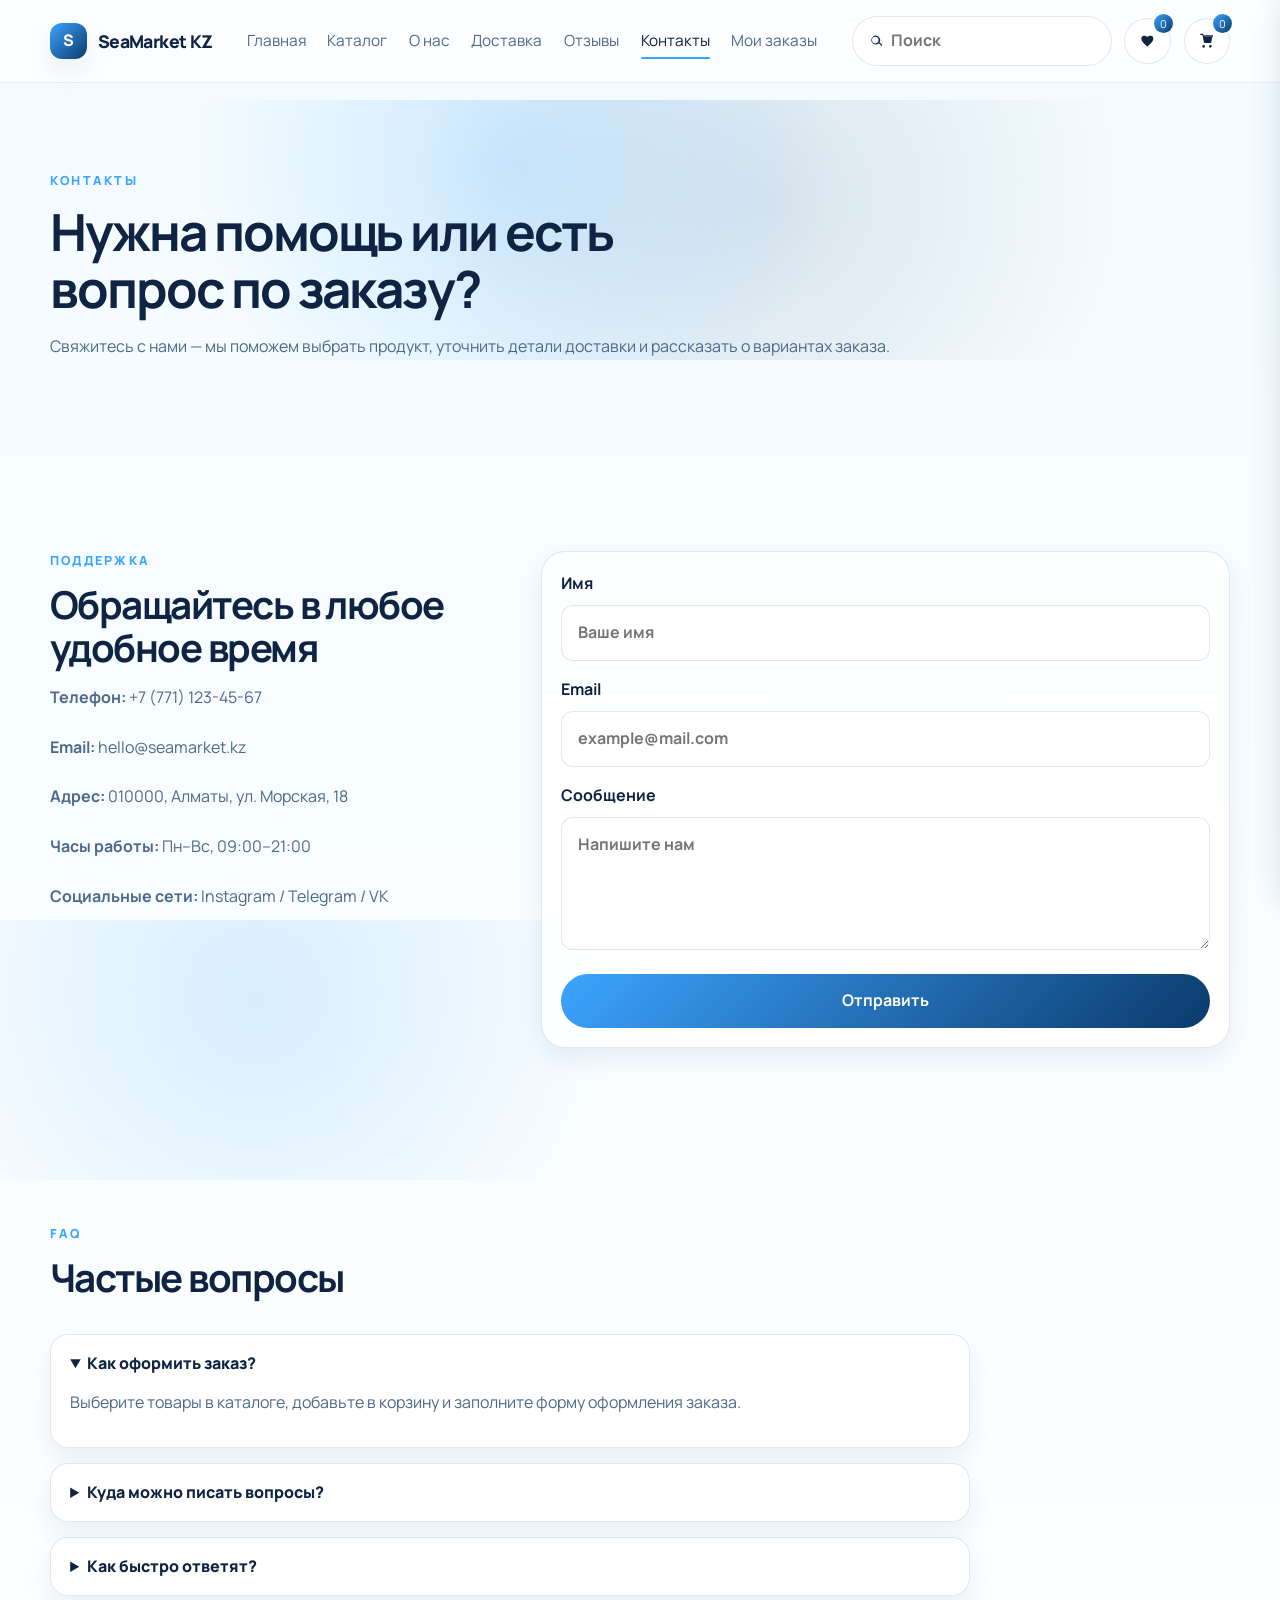
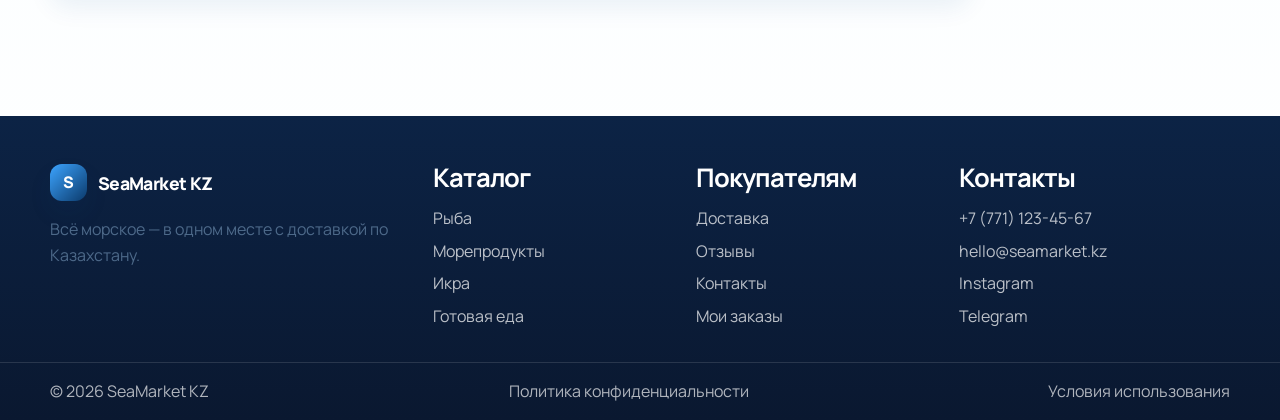
<file: contacts.html>
<!DOCTYPE html>
<html lang="ru">
  <head>
    <meta charset="UTF-8" />
    <meta name="viewport" content="width=device-width, initial-scale=1.0" />
    <meta name="description" content="Контакты SeaMarket KZ — связь с сервисом, поддержка, доставка и обратная связь." />
    <title>Контакты — SeaMarket KZ</title>
    <link rel="preconnect" href="https://fonts.googleapis.com" />
    <link rel="preconnect" href="https://fonts.gstatic.com" crossorigin />
    <link href="https://fonts.googleapis.com/css2?family=Manrope:wght@400;500;600;700;800&display=swap" rel="stylesheet" />
    <link rel="stylesheet" href="style.css" />
    <script src="script.js" defer></script>
  </head>
  <body>
    <div class="page-shell">
      <header class="site-header">
        <div class="container header-inner">
          <a href="index.html" class="brand" aria-label="SeaMarket KZ">
            <span class="brand-mark">S</span>
            <span class="brand-text">SeaMarket KZ</span>
          </a>
          <nav class="main-nav" aria-label="Основная навигация">
            <a href="index.html">Главная</a>
            <a href="catalog.html">Каталог</a>
            <a href="about.html">О нас</a>
            <a href="delivery.html">Доставка</a>
            <a href="reviews.html">Отзывы</a>
            <a href="contacts.html" class="active">Контакты</a>
            <a href="orders.html">Мои заказы</a>
          </nav>
          <div class="header-actions">
            <label class="header-search" aria-label="Поиск товара">
              <svg viewBox="0 0 24 24" aria-hidden="true"><path d="M10.5 3a7.5 7.5 0 015.9 12.8l4.4 4.4 1.4-1.4-4.4-4.4A7.5 7.5 0 1110.5 3zm0 2a5.5 5.5 0 100 11 5.5 5.5 0 000-11z"/></svg>
              <input id="headerSearchInput" type="search" placeholder="Поиск" aria-label="Поиск товаров" />
            </label>
            <button class="icon-btn" id="favoritesButton" type="button" aria-label="Избранное">
              <svg viewBox="0 0 24 24" aria-hidden="true"><path d="M12 21.35 10.55 20C5.4 15.36 2 12.28 2 8.5A4.5 4.5 0 016.5 4c1.74 0 3.41.81 4.5 2.09A6.12 6.12 0 0115.5 4 4.5 4.5 0 0120 8.5c0 3.78-3.4 6.86-8.55 11.5L12 21.35Z"/></svg>
              <span class="badge" id="favoritesCount">0</span>
            </button>
            <button class="icon-btn cart-btn" id="cartButton" type="button" aria-label="Корзина">
              <svg viewBox="0 0 24 24" aria-hidden="true"><path d="M7 18a2 2 0 110 4 2 2 0 010-4zm10 0a2 2 0 110 4 2 2 0 010-4zM6.2 6h13.7l-1.4 7.2A2 2 0 0116.5 15H9.2a2 2 0 01-1.9-1.5L5.2 3H2V1h4.3l.5 2.5H21v2H7.2l.7 3.4H18v2H8.6L6.2 6z"/></svg>
              <span class="badge" id="cartCount">0</span>
            </button>
            <button class="mobile-menu-toggle" type="button" aria-label="Открыть меню" aria-expanded="false">
              <span></span>
              <span></span>
              <span></span>
            </button>
          </div>
        </div>
      </header>

      <aside class="mobile-menu" id="mobileMenu" aria-label="Мобильное меню">
        <div class="mobile-menu-header">
          <span>SeaMarket KZ</span>
          <button class="close-menu" type="button" aria-label="Закрыть меню">×</button>
        </div>
        <nav>
          <a href="index.html">Главная</a>
          <a href="catalog.html">Каталог</a>
          <a href="about.html">О нас</a>
          <a href="delivery.html">Доставка</a>
          <a href="reviews.html">Отзывы</a>
          <a href="contacts.html" class="active">Контакты</a>
          <a href="orders.html">Мои заказы</a>
        </nav>
      </aside>

      <div class="backdrop" id="backdrop"></div>

      <main>
        <section class="page-hero reveal">
          <div class="container narrow">
            <p class="eyebrow">Контакты</p>
            <h1>Нужна помощь или есть вопрос по заказу?</h1>
            <p>Свяжитесь с нами — мы поможем выбрать продукт, уточнить детали доставки и рассказать о вариантах заказа.</p>
          </div>
        </section>

        <section class="contacts reveal">
          <div class="container contact-grid">
            <div>
              <p class="eyebrow">Поддержка</p>
              <h2>Обращайтесь в любое удобное время</h2>
              <div class="contact-list">
                <p><strong>Телефон:</strong> +7 (771) 123-45-67</p>
                <p><strong>Email:</strong> hello@seamarket.kz</p>
                <p><strong>Адрес:</strong> 010000, Алматы, ул. Морская, 18</p>
                <p><strong>Часы работы:</strong> Пн–Вс, 09:00–21:00</p>
                <p><strong>Социальные сети:</strong> Instagram / Telegram / VK</p>
              </div>
            </div>
            <form class="contact-form" id="contactForm">
              <label>
                <span>Имя</span>
                <input type="text" name="contactName" placeholder="Ваше имя" required />
              </label>
              <label>
                <span>Email</span>
                <input type="email" name="contactEmail" placeholder="example@mail.com" required />
              </label>
              <label>
                <span>Сообщение</span>
                <textarea name="contactMessage" rows="4" placeholder="Напишите нам" required></textarea>
              </label>
              <button type="submit" class="btn btn-primary">Отправить</button>
            </form>
          </div>
        </section>

        <section class="faq reveal">
          <div class="container">
            <div class="section-heading">
              <p class="eyebrow">FAQ</p>
              <h2>Частые вопросы</h2>
            </div>
            <div class="faq-list">
              <details open>
                <summary>Как оформить заказ?</summary>
                <p>Выберите товары в каталоге, добавьте в корзину и заполните форму оформления заказа.</p>
              </details>
              <details>
                <summary>Куда можно писать вопросы?</summary>
                <p>Вы можете написать нам в Telegram, Instagram или через форму обратной связи на странице.</p>
              </details>
              <details>
                <summary>Как быстро ответят?</summary>
                <p>Обычно ответ приходит в рабочее время в течение нескольких часов.</p>
              </details>
            </div>
          </div>
        </section>
      </main>

      <footer class="site-footer">
        <div class="container footer-grid">
          <div>
            <a href="index.html" class="brand footer-brand">
              <span class="brand-mark">S</span>
              <span class="brand-text">SeaMarket KZ</span>
            </a>
            <p>Всё морское — в одном месте с доставкой по Казахстану.</p>
          </div>
          <div>
            <h3>Каталог</h3>
            <ul>
              <li><a href="catalog.html">Рыба</a></li>
              <li><a href="catalog.html">Морепродукты</a></li>
              <li><a href="catalog.html">Икра</a></li>
              <li><a href="catalog.html">Готовая еда</a></li>
            </ul>
          </div>
          <div>
            <h3>Покупателям</h3>
            <ul>
              <li><a href="delivery.html">Доставка</a></li>
              <li><a href="reviews.html">Отзывы</a></li>
              <li><a href="contacts.html">Контакты</a></li>
              <li><a href="orders.html">Мои заказы</a></li>
            </ul>
          </div>
          <div>
            <h3>Контакты</h3>
            <ul>
              <li>+7 (771) 123-45-67</li>
              <li>hello@seamarket.kz</li>
              <li>Instagram</li>
              <li>Telegram</li>
            </ul>
          </div>
        </div>
        <div class="footer-bottom">
          <div class="container">
            <span>© 2026 SeaMarket KZ</span>
            <span>Политика конфиденциальности</span>
            <span>Условия использования</span>
          </div>
        </div>
      </footer>
    </div>

    <aside class="cart-drawer" id="cartDrawer" aria-label="Корзина">
      <div class="drawer-header">
        <h3>Корзина</h3>
        <button type="button" class="drawer-close" id="closeCartBtn" aria-label="Закрыть корзину">×</button>
      </div>
      <div class="cart-items" id="cartItems"></div>
      <div class="drawer-footer">
        <div class="drawer-total"><span>Итого</span><strong id="cartTotal">0 ₸</strong></div>
        <button type="button" class="btn btn-primary" id="goToCheckoutBtn">Оформить заказ</button>
      </div>
    </aside>

    <aside class="favorites-drawer" id="favoritesDrawer" aria-label="Избранное">
      <div class="drawer-header">
        <h3>Избранное</h3>
        <button type="button" class="drawer-close" id="closeFavoritesBtn" aria-label="Закрыть избранное">×</button>
      </div>
      <div class="favorites-items" id="favoritesItems"></div>
    </aside>

    <div class="modal-backdrop hidden" id="productModal" aria-hidden="true">
      <div class="product-modal" role="dialog" aria-modal="true" aria-labelledby="modalTitle">
        <button type="button" class="modal-close" id="closeProductModal" aria-label="Закрыть окно">×</button>
        <div id="modalContent"></div>
      </div>
    </div>

    <div class="toast-container" id="toastContainer" aria-live="polite" aria-atomic="true"></div>
  </body>
</html>
</file>
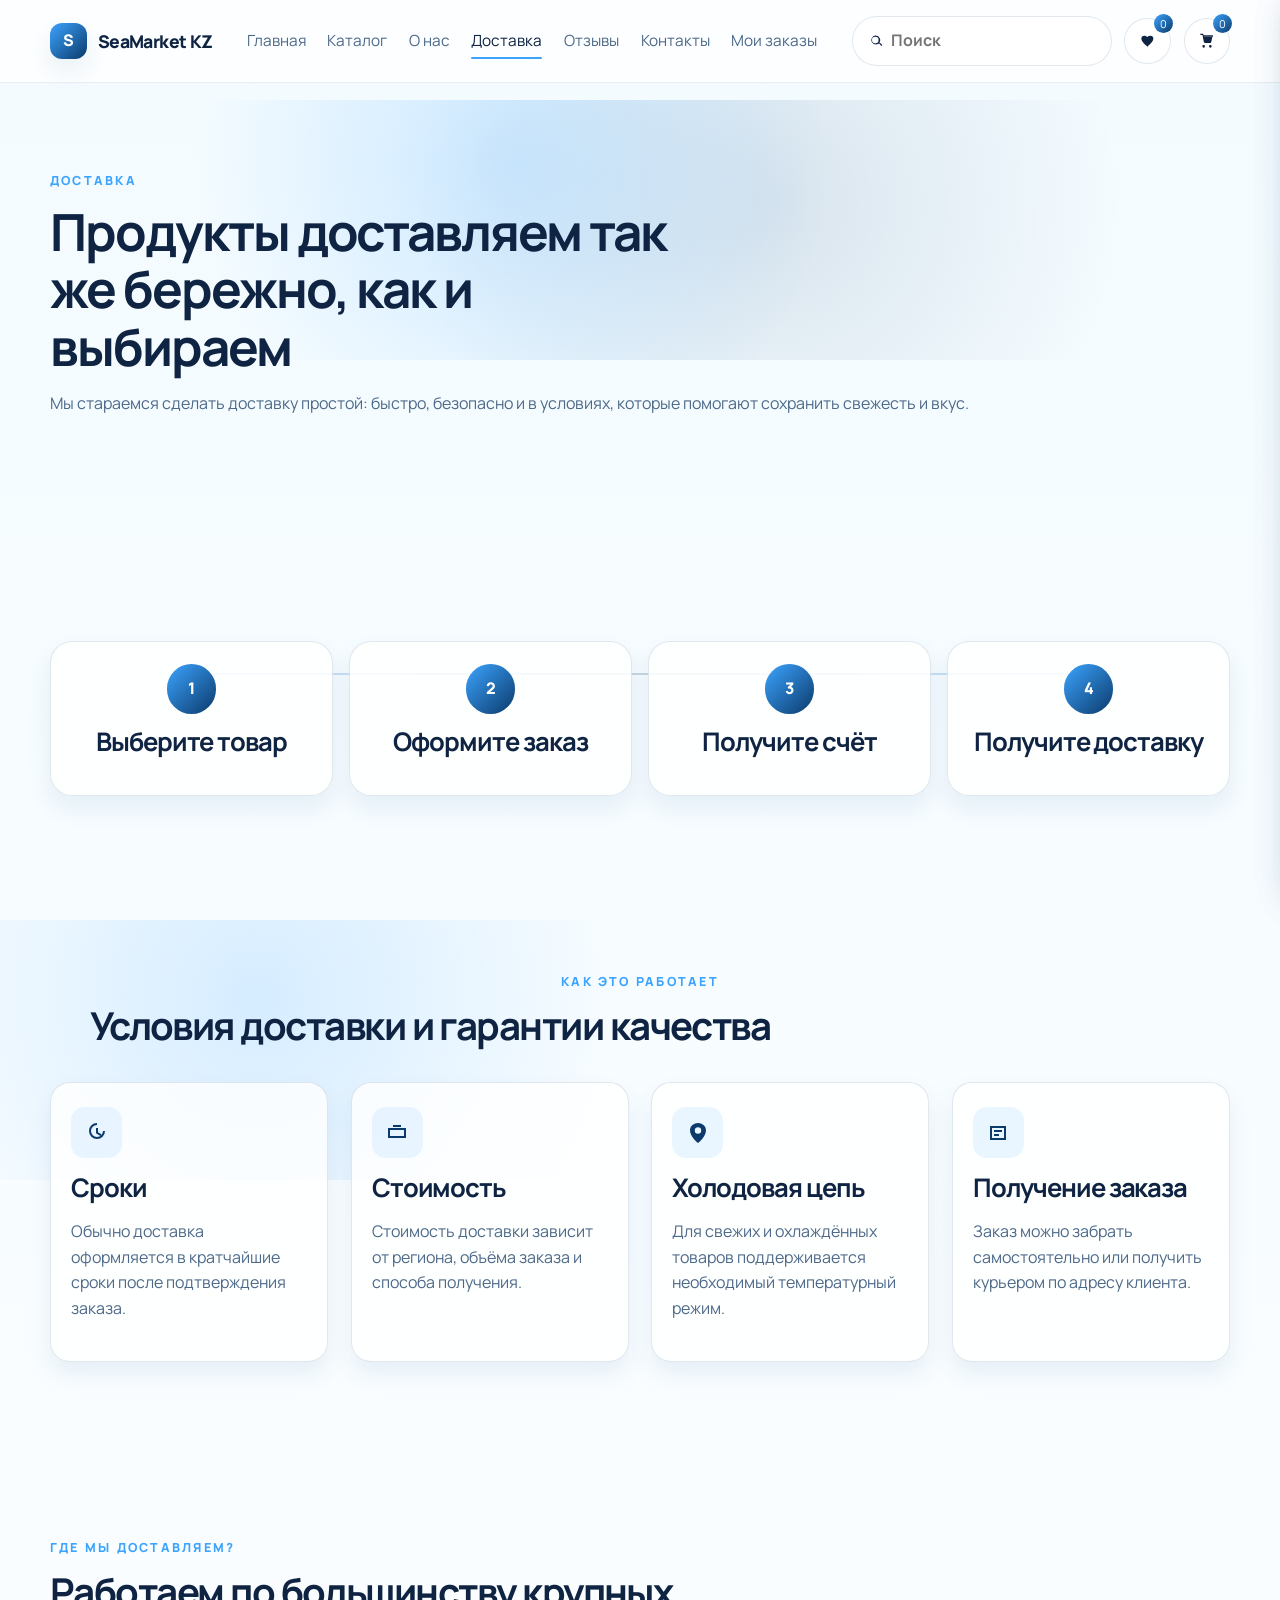
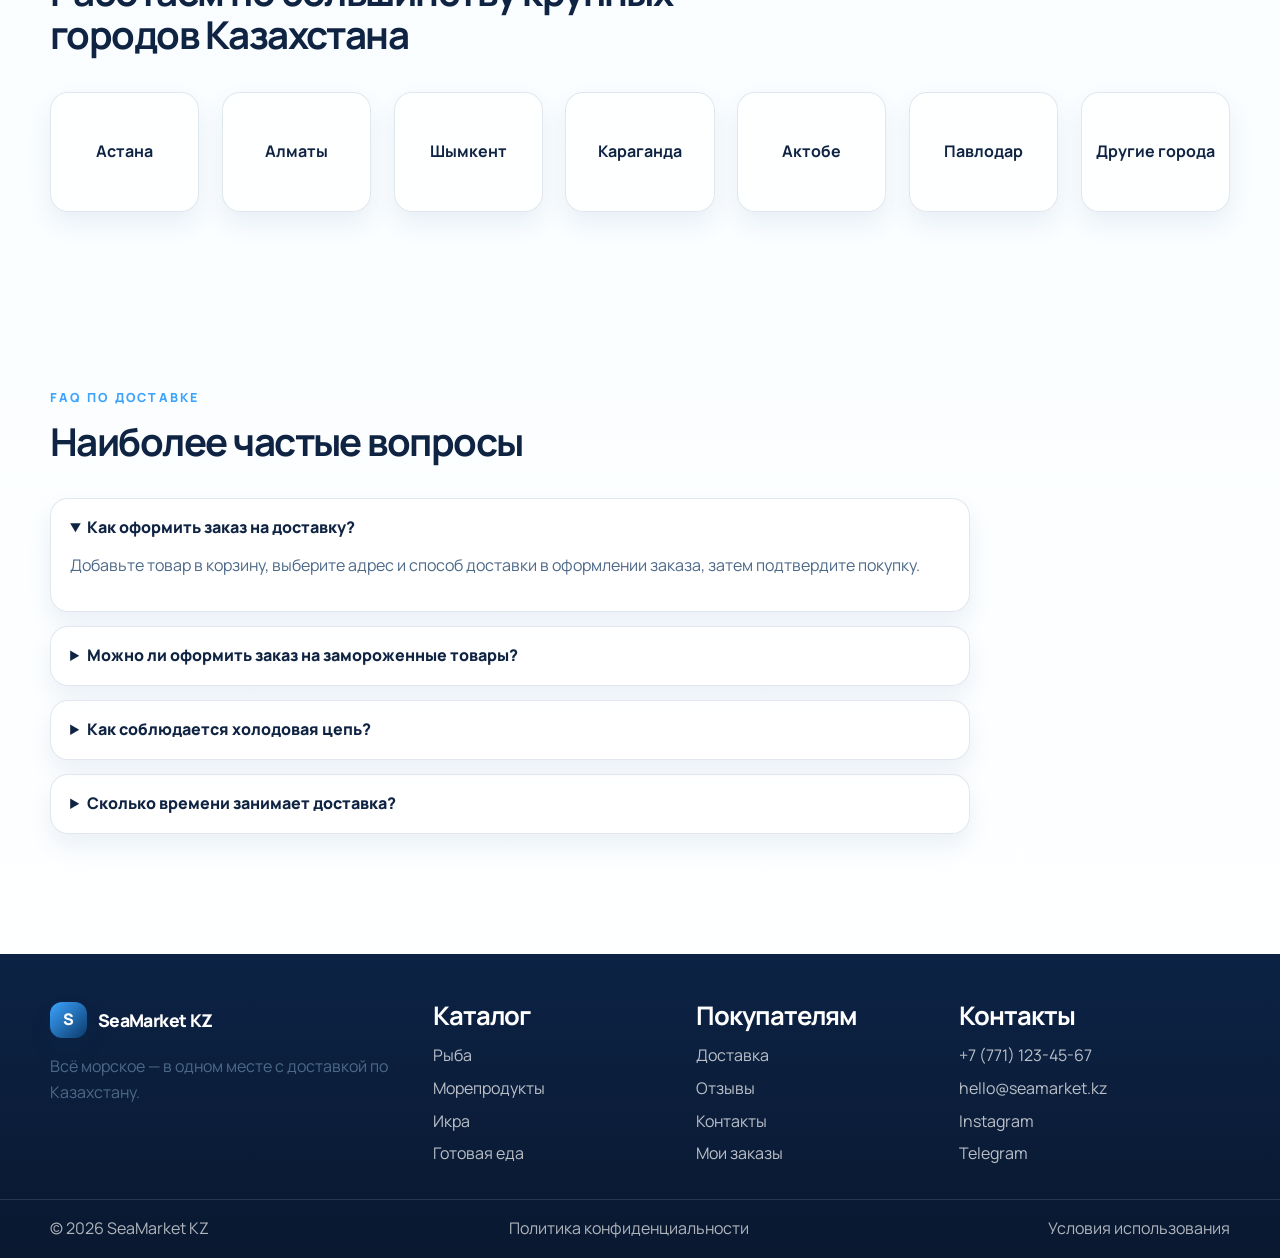
<file: delivery.html>
<!DOCTYPE html>
<html lang="ru">
  <head>
    <meta charset="UTF-8" />
    <meta name="viewport" content="width=device-width, initial-scale=1.0" />
    <meta name="description" content="Доставка морепродуктов по Казахстану — SeaMarket KZ." />
    <title>Доставка — SeaMarket KZ</title>
    <link rel="preconnect" href="https://fonts.googleapis.com" />
    <link rel="preconnect" href="https://fonts.gstatic.com" crossorigin />
    <link href="https://fonts.googleapis.com/css2?family=Manrope:wght@400;500;600;700;800&display=swap" rel="stylesheet" />
    <link rel="stylesheet" href="style.css" />
    <script src="script.js" defer></script>
  </head>
  <body>
    <div class="page-shell">
      <header class="site-header">
        <div class="container header-inner">
          <a href="index.html" class="brand" aria-label="SeaMarket KZ">
            <span class="brand-mark">S</span>
            <span class="brand-text">SeaMarket KZ</span>
          </a>
          <nav class="main-nav" aria-label="Основная навигация">
            <a href="index.html">Главная</a>
            <a href="catalog.html">Каталог</a>
            <a href="about.html">О нас</a>
            <a href="delivery.html" class="active">Доставка</a>
            <a href="reviews.html">Отзывы</a>
            <a href="contacts.html">Контакты</a>
            <a href="orders.html">Мои заказы</a>
          </nav>
          <div class="header-actions">
            <label class="header-search" aria-label="Поиск товара">
              <svg viewBox="0 0 24 24" aria-hidden="true"><path d="M10.5 3a7.5 7.5 0 015.9 12.8l4.4 4.4 1.4-1.4-4.4-4.4A7.5 7.5 0 1110.5 3zm0 2a5.5 5.5 0 100 11 5.5 5.5 0 000-11z"/></svg>
              <input id="headerSearchInput" type="search" placeholder="Поиск" aria-label="Поиск товаров" />
            </label>
            <button class="icon-btn" id="favoritesButton" type="button" aria-label="Избранное">
              <svg viewBox="0 0 24 24" aria-hidden="true"><path d="M12 21.35 10.55 20C5.4 15.36 2 12.28 2 8.5A4.5 4.5 0 016.5 4c1.74 0 3.41.81 4.5 2.09A6.12 6.12 0 0115.5 4 4.5 4.5 0 0120 8.5c0 3.78-3.4 6.86-8.55 11.5L12 21.35Z"/></svg>
              <span class="badge" id="favoritesCount">0</span>
            </button>
            <button class="icon-btn cart-btn" id="cartButton" type="button" aria-label="Корзина">
              <svg viewBox="0 0 24 24" aria-hidden="true"><path d="M7 18a2 2 0 110 4 2 2 0 010-4zm10 0a2 2 0 110 4 2 2 0 010-4zM6.2 6h13.7l-1.4 7.2A2 2 0 0116.5 15H9.2a2 2 0 01-1.9-1.5L5.2 3H2V1h4.3l.5 2.5H21v2H7.2l.7 3.4H18v2H8.6L6.2 6z"/></svg>
              <span class="badge" id="cartCount">0</span>
            </button>
            <button class="mobile-menu-toggle" type="button" aria-label="Открыть меню" aria-expanded="false">
              <span></span>
              <span></span>
              <span></span>
            </button>
          </div>
        </div>
      </header>

      <aside class="mobile-menu" id="mobileMenu" aria-label="Мобильное меню">
        <div class="mobile-menu-header">
          <span>SeaMarket KZ</span>
          <button class="close-menu" type="button" aria-label="Закрыть меню">×</button>
        </div>
        <nav>
          <a href="index.html">Главная</a>
          <a href="catalog.html">Каталог</a>
          <a href="about.html">О нас</a>
          <a href="delivery.html" class="active">Доставка</a>
          <a href="reviews.html">Отзывы</a>
          <a href="contacts.html">Контакты</a>
          <a href="orders.html">Мои заказы</a>
        </nav>
      </aside>

      <div class="backdrop" id="backdrop"></div>

      <main>
        <section class="page-hero reveal">
          <div class="container narrow">
            <p class="eyebrow">Доставка</p>
            <h1>Продукты доставляем так же бережно, как и выбираем</h1>
            <p>Мы стараемся сделать доставку простой: быстро, безопасно и в условиях, которые помогают сохранить свежесть и вкус.</p>
          </div>
        </section>

        <section class="delivery reveal">
          <div class="container">
            <div class="delivery-flow">
              <div class="flow-item"><span class="flow-number">1</span><h3>Выберите товар</h3></div>
              <div class="flow-item"><span class="flow-number">2</span><h3>Оформите заказ</h3></div>
              <div class="flow-item"><span class="flow-number">3</span><h3>Получите счёт</h3></div>
              <div class="flow-item"><span class="flow-number">4</span><h3>Получите доставку</h3></div>
            </div>
          </div>
        </section>

        <section class="advantages reveal">
          <div class="container">
            <div class="section-heading align-center">
              <p class="eyebrow">Как это работает</p>
              <h2>Условия доставки и гарантии качества</h2>
            </div>
            <div class="advantage-grid">
              <article class="advantage-item">
                <div class="icon-wrap"><svg viewBox="0 0 24 24"><path d="M12 2a8 8 0 108 8h-2a6 6 0 11-6-6V2zm1 5h-2v5.3l4.4 2.7 1-1.7-3.4-2V7z"/></svg></div>
                <h3>Сроки</h3>
                <p>Обычно доставка оформляется в кратчайшие сроки после подтверждения заказа.</p>
              </article>
              <article class="advantage-item">
                <div class="icon-wrap"><svg viewBox="0 0 24 24"><path d="M3 7h18v10H3zm2 2v6h14V9zm3-5h8v2H8V4z"/></svg></div>
                <h3>Стоимость</h3>
                <p>Стоимость доставки зависит от региона, объёма заказа и способа получения.</p>
              </article>
              <article class="advantage-item">
                <div class="icon-wrap"><svg viewBox="0 0 24 24"><path d="M12 2c-4 0-8 3.1-8 7.2C4 16 12 22 12 22s8-6 8-12.8C20 5.1 16 2 12 2zm0 10.7a3.2 3.2 0 110-6.4 3.2 3.2 0 010 6.4z"/></svg></div>
                <h3>Холодовая цепь</h3>
                <p>Для свежих и охлаждённых товаров поддерживается необходимый температурный режим.</p>
              </article>
              <article class="advantage-item">
                <div class="icon-wrap"><svg viewBox="0 0 24 24"><path d="M4 5h16v14H4zm2 2v10h12V7zm2 2h8v2H8zm0 4h5v2H8z"/></svg></div>
                <h3>Получение заказа</h3>
                <p>Заказ можно забрать самостоятельно или получить курьером по адресу клиента.</p>
              </article>
            </div>
          </div>
        </section>

        <section class="cities reveal">
          <div class="container">
            <div class="section-heading">
              <p class="eyebrow">Где мы доставляем?</p>
              <h2>Работаем по большинству крупных городов Казахстана</h2>
            </div>
            <div class="city-grid">
              <article class="city-card">Астана</article>
              <article class="city-card">Алматы</article>
              <article class="city-card">Шымкент</article>
              <article class="city-card">Караганда</article>
              <article class="city-card">Актобе</article>
              <article class="city-card">Павлодар</article>
              <article class="city-card">Другие города</article>
            </div>
          </div>
        </section>

        <section class="faq reveal">
          <div class="container">
            <div class="section-heading">
              <p class="eyebrow">FAQ по доставке</p>
              <h2>Наиболее частые вопросы</h2>
            </div>
            <div class="faq-list">
              <details open>
                <summary>Как оформить заказ на доставку?</summary>
                <p>Добавьте товар в корзину, выберите адрес и способ доставки в оформлении заказа, затем подтвердите покупку.</p>
              </details>
              <details>
                <summary>Можно ли оформить заказ на замороженные товары?</summary>
                <p>Да, такие товары могут быть доставлены в специальной упаковке и при соблюдении рекомендаций хранения.</p>
              </details>
              <details>
                <summary>Как соблюдается холодовая цепь?</summary>
                <p>Для доставки используются подходящие контейнеры и упаковка, поддерживающие необходимую температуру.</p>
              </details>
              <details>
                <summary>Сколько времени занимает доставка?</summary>
                <p>Сроки зависят от города, выбранного времени и наличия товаров на складе.</p>
              </details>
            </div>
          </div>
        </section>
      </main>

      <footer class="site-footer">
        <div class="container footer-grid">
          <div>
            <a href="index.html" class="brand footer-brand">
              <span class="brand-mark">S</span>
              <span class="brand-text">SeaMarket KZ</span>
            </a>
            <p>Всё морское — в одном месте с доставкой по Казахстану.</p>
          </div>
          <div>
            <h3>Каталог</h3>
            <ul>
              <li><a href="catalog.html">Рыба</a></li>
              <li><a href="catalog.html">Морепродукты</a></li>
              <li><a href="catalog.html">Икра</a></li>
              <li><a href="catalog.html">Готовая еда</a></li>
            </ul>
          </div>
          <div>
            <h3>Покупателям</h3>
            <ul>
              <li><a href="delivery.html">Доставка</a></li>
              <li><a href="reviews.html">Отзывы</a></li>
              <li><a href="contacts.html">Контакты</a></li>
              <li><a href="orders.html">Мои заказы</a></li>
            </ul>
          </div>
          <div>
            <h3>Контакты</h3>
            <ul>
              <li>+7 (771) 123-45-67</li>
              <li>hello@seamarket.kz</li>
              <li>Instagram</li>
              <li>Telegram</li>
            </ul>
          </div>
        </div>
        <div class="footer-bottom">
          <div class="container">
            <span>© 2026 SeaMarket KZ</span>
            <span>Политика конфиденциальности</span>
            <span>Условия использования</span>
          </div>
        </div>
      </footer>
    </div>

    <aside class="cart-drawer" id="cartDrawer" aria-label="Корзина">
      <div class="drawer-header">
        <h3>Корзина</h3>
        <button type="button" class="drawer-close" id="closeCartBtn" aria-label="Закрыть корзину">×</button>
      </div>
      <div class="cart-items" id="cartItems"></div>
      <div class="drawer-footer">
        <div class="drawer-total"><span>Итого</span><strong id="cartTotal">0 ₸</strong></div>
        <button type="button" class="btn btn-primary" id="goToCheckoutBtn">Оформить заказ</button>
      </div>
    </aside>

    <aside class="favorites-drawer" id="favoritesDrawer" aria-label="Избранное">
      <div class="drawer-header">
        <h3>Избранное</h3>
        <button type="button" class="drawer-close" id="closeFavoritesBtn" aria-label="Закрыть избранное">×</button>
      </div>
      <div class="favorites-items" id="favoritesItems"></div>
    </aside>

    <div class="modal-backdrop hidden" id="productModal" aria-hidden="true">
      <div class="product-modal" role="dialog" aria-modal="true" aria-labelledby="modalTitle">
        <button type="button" class="modal-close" id="closeProductModal" aria-label="Закрыть окно">×</button>
        <div id="modalContent"></div>
      </div>
    </div>

    <div class="toast-container" id="toastContainer" aria-live="polite" aria-atomic="true"></div>
  </body>
</html>
</file>
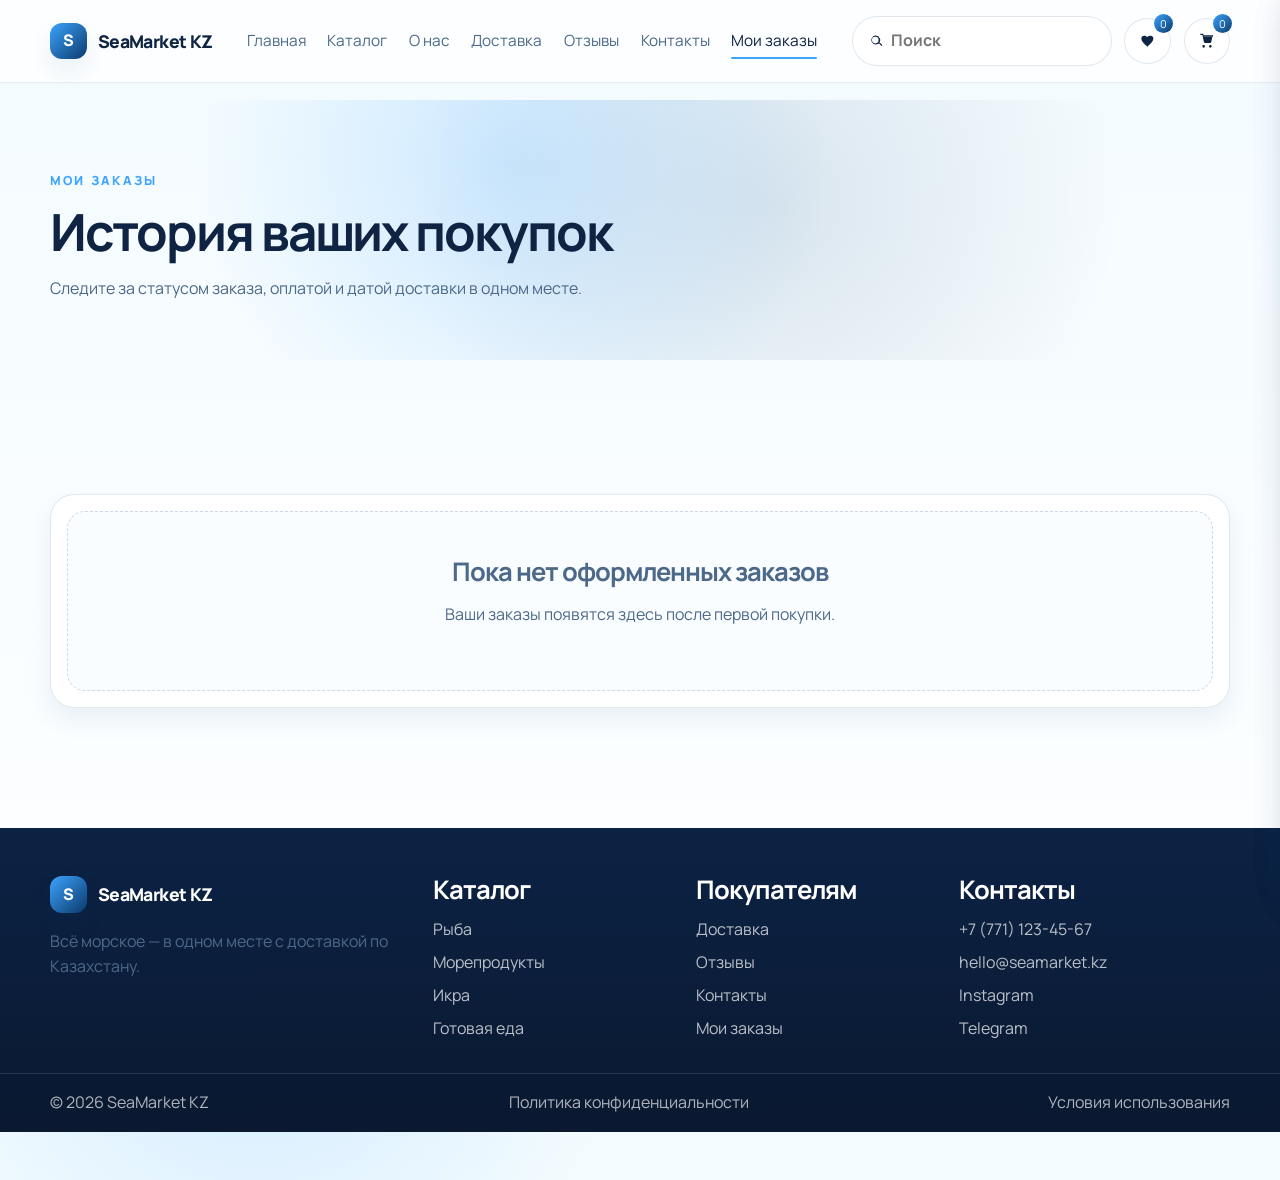
<file: orders.html>
<!DOCTYPE html>
<html lang="ru">
  <head>
    <meta charset="UTF-8" />
    <meta name="viewport" content="width=device-width, initial-scale=1.0" />
    <meta name="description" content="История заказов SeaMarket KZ — ваши покупки, статусы и детали оплаты." />
    <title>Мои заказы — SeaMarket KZ</title>
    <link rel="preconnect" href="https://fonts.googleapis.com" />
    <link rel="preconnect" href="https://fonts.gstatic.com" crossorigin />
    <link href="https://fonts.googleapis.com/css2?family=Manrope:wght@400;500;600;700;800&display=swap" rel="stylesheet" />
    <link rel="stylesheet" href="style.css" />
    <script src="script.js" defer></script>
  </head>
  <body>
    <div class="page-shell">
      <header class="site-header">
        <div class="container header-inner">
          <a href="index.html" class="brand" aria-label="SeaMarket KZ">
            <span class="brand-mark">S</span>
            <span class="brand-text">SeaMarket KZ</span>
          </a>
          <nav class="main-nav" aria-label="Основная навигация">
            <a href="index.html">Главная</a>
            <a href="catalog.html">Каталог</a>
            <a href="about.html">О нас</a>
            <a href="delivery.html">Доставка</a>
            <a href="reviews.html">Отзывы</a>
            <a href="contacts.html">Контакты</a>
            <a href="orders.html" class="active">Мои заказы</a>
          </nav>
          <div class="header-actions">
            <label class="header-search" aria-label="Поиск товара">
              <svg viewBox="0 0 24 24" aria-hidden="true"><path d="M10.5 3a7.5 7.5 0 015.9 12.8l4.4 4.4 1.4-1.4-4.4-4.4A7.5 7.5 0 1110.5 3zm0 2a5.5 5.5 0 100 11 5.5 5.5 0 000-11z"/></svg>
              <input id="headerSearchInput" type="search" placeholder="Поиск" aria-label="Поиск товаров" />
            </label>
            <button class="icon-btn" id="favoritesButton" type="button" aria-label="Избранное">
              <svg viewBox="0 0 24 24" aria-hidden="true"><path d="M12 21.35 10.55 20C5.4 15.36 2 12.28 2 8.5A4.5 4.5 0 016.5 4c1.74 0 3.41.81 4.5 2.09A6.12 6.12 0 0115.5 4 4.5 4.5 0 0120 8.5c0 3.78-3.4 6.86-8.55 11.5L12 21.35Z"/></svg>
              <span class="badge" id="favoritesCount">0</span>
            </button>
            <button class="icon-btn cart-btn" id="cartButton" type="button" aria-label="Корзина">
              <svg viewBox="0 0 24 24" aria-hidden="true"><path d="M7 18a2 2 0 110 4 2 2 0 010-4zm10 0a2 2 0 110 4 2 2 0 010-4zM6.2 6h13.7l-1.4 7.2A2 2 0 0116.5 15H9.2a2 2 0 01-1.9-1.5L5.2 3H2V1h4.3l.5 2.5H21v2H7.2l.7 3.4H18v2H8.6L6.2 6z"/></svg>
              <span class="badge" id="cartCount">0</span>
            </button>
            <button class="mobile-menu-toggle" type="button" aria-label="Открыть меню" aria-expanded="false">
              <span></span>
              <span></span>
              <span></span>
            </button>
          </div>
        </div>
      </header>

      <aside class="mobile-menu" id="mobileMenu" aria-label="Мобильное меню">
        <div class="mobile-menu-header">
          <span>SeaMarket KZ</span>
          <button class="close-menu" type="button" aria-label="Закрыть меню">×</button>
        </div>
        <nav>
          <a href="index.html">Главная</a>
          <a href="catalog.html">Каталог</a>
          <a href="about.html">О нас</a>
          <a href="delivery.html">Доставка</a>
          <a href="reviews.html">Отзывы</a>
          <a href="contacts.html">Контакты</a>
          <a href="orders.html" class="active">Мои заказы</a>
        </nav>
      </aside>

      <div class="backdrop" id="backdrop"></div>

      <main>
        <section class="page-hero reveal">
          <div class="container narrow">
            <p class="eyebrow">Мои заказы</p>
            <h1>История ваших покупок</h1>
            <p>Следите за статусом заказа, оплатой и датой доставки в одном месте.</p>
          </div>
        </section>

        <section class="orders reveal">
          <div class="container">
            <div class="orders-list" id="ordersList"></div>
          </div>
        </section>
      </main>

      <footer class="site-footer">
        <div class="container footer-grid">
          <div>
            <a href="index.html" class="brand footer-brand">
              <span class="brand-mark">S</span>
              <span class="brand-text">SeaMarket KZ</span>
            </a>
            <p>Всё морское — в одном месте с доставкой по Казахстану.</p>
          </div>
          <div>
            <h3>Каталог</h3>
            <ul>
              <li><a href="catalog.html">Рыба</a></li>
              <li><a href="catalog.html">Морепродукты</a></li>
              <li><a href="catalog.html">Икра</a></li>
              <li><a href="catalog.html">Готовая еда</a></li>
            </ul>
          </div>
          <div>
            <h3>Покупателям</h3>
            <ul>
              <li><a href="delivery.html">Доставка</a></li>
              <li><a href="reviews.html">Отзывы</a></li>
              <li><a href="contacts.html">Контакты</a></li>
              <li><a href="orders.html">Мои заказы</a></li>
            </ul>
          </div>
          <div>
            <h3>Контакты</h3>
            <ul>
              <li>+7 (771) 123-45-67</li>
              <li>hello@seamarket.kz</li>
              <li>Instagram</li>
              <li>Telegram</li>
            </ul>
          </div>
        </div>
        <div class="footer-bottom">
          <div class="container">
            <span>© 2026 SeaMarket KZ</span>
            <span>Политика конфиденциальности</span>
            <span>Условия использования</span>
          </div>
        </div>
      </footer>
    </div>

    <aside class="cart-drawer" id="cartDrawer" aria-label="Корзина">
      <div class="drawer-header">
        <h3>Корзина</h3>
        <button type="button" class="drawer-close" id="closeCartBtn" aria-label="Закрыть корзину">×</button>
      </div>
      <div class="cart-items" id="cartItems"></div>
      <div class="drawer-footer">
        <div class="drawer-total"><span>Итого</span><strong id="cartTotal">0 ₸</strong></div>
        <button type="button" class="btn btn-primary" id="goToCheckoutBtn">Оформить заказ</button>
      </div>
    </aside>

    <aside class="favorites-drawer" id="favoritesDrawer" aria-label="Избранное">
      <div class="drawer-header">
        <h3>Избранное</h3>
        <button type="button" class="drawer-close" id="closeFavoritesBtn" aria-label="Закрыть избранное">×</button>
      </div>
      <div class="favorites-items" id="favoritesItems"></div>
    </aside>

    <div class="modal-backdrop hidden" id="productModal" aria-hidden="true">
      <div class="product-modal" role="dialog" aria-modal="true" aria-labelledby="modalTitle">
        <button type="button" class="modal-close" id="closeProductModal" aria-label="Закрыть окно">×</button>
        <div id="modalContent"></div>
      </div>
    </div>

    <div class="toast-container" id="toastContainer" aria-live="polite" aria-atomic="true"></div>
  </body>
</html>
</file>
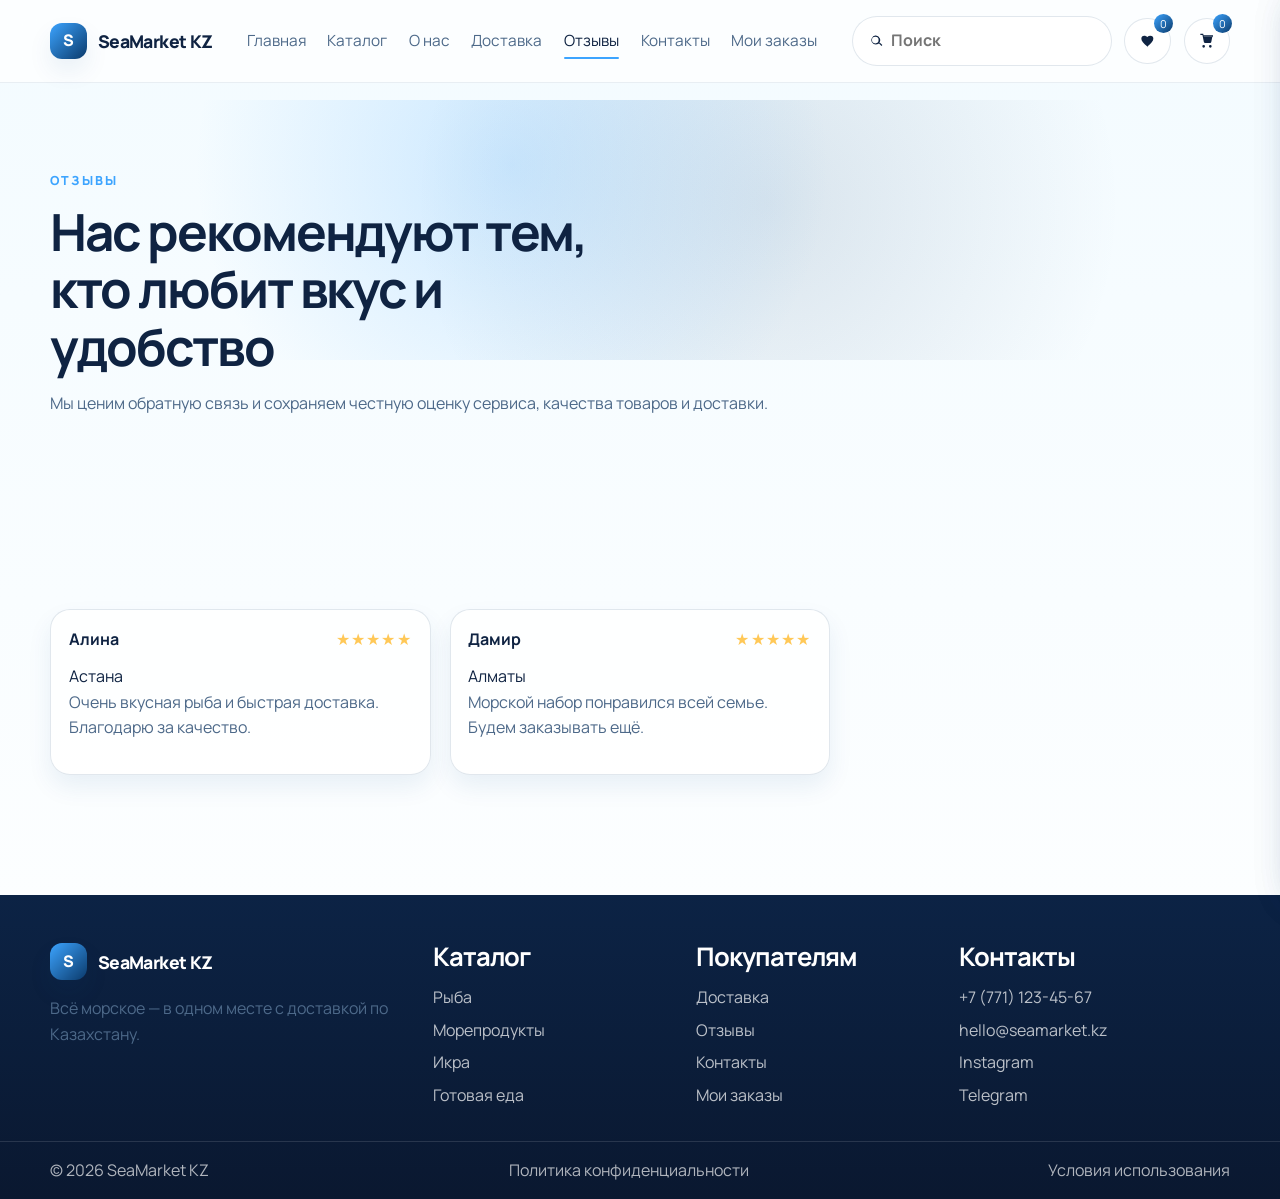
<file: reviews.html>
<!DOCTYPE html>
<html lang="ru">
  <head>
    <meta charset="UTF-8" />
    <meta name="viewport" content="width=device-width, initial-scale=1.0" />
    <meta name="description" content="Отзывы покупателей SeaMarket KZ — реальные мнения о доставке, качестве и сервисе." />
    <title>Отзывы — SeaMarket KZ</title>
    <link rel="preconnect" href="https://fonts.googleapis.com" />
    <link rel="preconnect" href="https://fonts.gstatic.com" crossorigin />
    <link href="https://fonts.googleapis.com/css2?family=Manrope:wght@400;500;600;700;800&display=swap" rel="stylesheet" />
    <link rel="stylesheet" href="style.css" />
    <script src="script.js" defer></script>
  </head>
  <body>
    <div class="page-shell">
      <header class="site-header">
        <div class="container header-inner">
          <a href="index.html" class="brand" aria-label="SeaMarket KZ">
            <span class="brand-mark">S</span>
            <span class="brand-text">SeaMarket KZ</span>
          </a>
          <nav class="main-nav" aria-label="Основная навигация">
            <a href="index.html">Главная</a>
            <a href="catalog.html">Каталог</a>
            <a href="about.html">О нас</a>
            <a href="delivery.html">Доставка</a>
            <a href="reviews.html" class="active">Отзывы</a>
            <a href="contacts.html">Контакты</a>
            <a href="orders.html">Мои заказы</a>
          </nav>
          <div class="header-actions">
            <label class="header-search" aria-label="Поиск товара">
              <svg viewBox="0 0 24 24" aria-hidden="true"><path d="M10.5 3a7.5 7.5 0 015.9 12.8l4.4 4.4 1.4-1.4-4.4-4.4A7.5 7.5 0 1110.5 3zm0 2a5.5 5.5 0 100 11 5.5 5.5 0 000-11z"/></svg>
              <input id="headerSearchInput" type="search" placeholder="Поиск" aria-label="Поиск товаров" />
            </label>
            <button class="icon-btn" id="favoritesButton" type="button" aria-label="Избранное">
              <svg viewBox="0 0 24 24" aria-hidden="true"><path d="M12 21.35 10.55 20C5.4 15.36 2 12.28 2 8.5A4.5 4.5 0 016.5 4c1.74 0 3.41.81 4.5 2.09A6.12 6.12 0 0115.5 4 4.5 4.5 0 0120 8.5c0 3.78-3.4 6.86-8.55 11.5L12 21.35Z"/></svg>
              <span class="badge" id="favoritesCount">0</span>
            </button>
            <button class="icon-btn cart-btn" id="cartButton" type="button" aria-label="Корзина">
              <svg viewBox="0 0 24 24" aria-hidden="true"><path d="M7 18a2 2 0 110 4 2 2 0 010-4zm10 0a2 2 0 110 4 2 2 0 010-4zM6.2 6h13.7l-1.4 7.2A2 2 0 0116.5 15H9.2a2 2 0 01-1.9-1.5L5.2 3H2V1h4.3l.5 2.5H21v2H7.2l.7 3.4H18v2H8.6L6.2 6z"/></svg>
              <span class="badge" id="cartCount">0</span>
            </button>
            <button class="mobile-menu-toggle" type="button" aria-label="Открыть меню" aria-expanded="false">
              <span></span>
              <span></span>
              <span></span>
            </button>
          </div>
        </div>
      </header>

      <aside class="mobile-menu" id="mobileMenu" aria-label="Мобильное меню">
        <div class="mobile-menu-header">
          <span>SeaMarket KZ</span>
          <button class="close-menu" type="button" aria-label="Закрыть меню">×</button>
        </div>
        <nav>
          <a href="index.html">Главная</a>
          <a href="catalog.html">Каталог</a>
          <a href="about.html">О нас</a>
          <a href="delivery.html">Доставка</a>
          <a href="reviews.html" class="active">Отзывы</a>
          <a href="contacts.html">Контакты</a>
          <a href="orders.html">Мои заказы</a>
        </nav>
      </aside>

      <div class="backdrop" id="backdrop"></div>

      <main>
        <section class="page-hero reveal">
          <div class="container narrow">
            <p class="eyebrow">Отзывы</p>
            <h1>Нас рекомендуют тем, кто любит вкус и удобство</h1>
            <p>Мы ценим обратную связь и сохраняем честную оценку сервиса, качества товаров и доставки.</p>
          </div>
        </section>

        <section class="reviews reveal">
          <div class="container">
            <div class="review-prompt" id="reviewPrompt">
              <h3>Расскажите о первой покупке</h3>
              <form id="reviewForm" novalidate>
                <div class="field-grid">
                  <label>
                    <span>Оценка</span>
                    <select name="rating" required>
                      <option value="5">★★★★★ 5</option>
                      <option value="4">★★★★☆ 4</option>
                      <option value="3">★★★☆☆ 3</option>
                      <option value="2">★★☆☆☆ 2</option>
                      <option value="1">★☆☆☆☆ 1</option>
                    </select>
                  </label>
                  <label>
                    <span>Имя</span>
                    <input type="text" name="name" placeholder="Как вас зовут?" required />
                  </label>
                  <label>
                    <span>Город</span>
                    <input type="text" name="city" placeholder="Город" required />
                  </label>
                  <label class="full-width">
                    <span>Текст отзыва</span>
                    <textarea name="text" rows="4" placeholder="Расскажите, что вам понравилось" required></textarea>
                  </label>
                </div>
                <button type="submit" class="btn btn-primary">Опубликовать отзыв</button>
              </form>
            </div>
            <div class="reviews-list" id="reviewsList"></div>
          </div>
        </section>
      </main>

      <footer class="site-footer">
        <div class="container footer-grid">
          <div>
            <a href="index.html" class="brand footer-brand">
              <span class="brand-mark">S</span>
              <span class="brand-text">SeaMarket KZ</span>
            </a>
            <p>Всё морское — в одном месте с доставкой по Казахстану.</p>
          </div>
          <div>
            <h3>Каталог</h3>
            <ul>
              <li><a href="catalog.html">Рыба</a></li>
              <li><a href="catalog.html">Морепродукты</a></li>
              <li><a href="catalog.html">Икра</a></li>
              <li><a href="catalog.html">Готовая еда</a></li>
            </ul>
          </div>
          <div>
            <h3>Покупателям</h3>
            <ul>
              <li><a href="delivery.html">Доставка</a></li>
              <li><a href="reviews.html">Отзывы</a></li>
              <li><a href="contacts.html">Контакты</a></li>
              <li><a href="orders.html">Мои заказы</a></li>
            </ul>
          </div>
          <div>
            <h3>Контакты</h3>
            <ul>
              <li>+7 (771) 123-45-67</li>
              <li>hello@seamarket.kz</li>
              <li>Instagram</li>
              <li>Telegram</li>
            </ul>
          </div>
        </div>
        <div class="footer-bottom">
          <div class="container">
            <span>© 2026 SeaMarket KZ</span>
            <span>Политика конфиденциальности</span>
            <span>Условия использования</span>
          </div>
        </div>
      </footer>
    </div>

    <aside class="cart-drawer" id="cartDrawer" aria-label="Корзина">
      <div class="drawer-header">
        <h3>Корзина</h3>
        <button type="button" class="drawer-close" id="closeCartBtn" aria-label="Закрыть корзину">×</button>
      </div>
      <div class="cart-items" id="cartItems"></div>
      <div class="drawer-footer">
        <div class="drawer-total"><span>Итого</span><strong id="cartTotal">0 ₸</strong></div>
        <button type="button" class="btn btn-primary" id="goToCheckoutBtn">Оформить заказ</button>
      </div>
    </aside>

    <aside class="favorites-drawer" id="favoritesDrawer" aria-label="Избранное">
      <div class="drawer-header">
        <h3>Избранное</h3>
        <button type="button" class="drawer-close" id="closeFavoritesBtn" aria-label="Закрыть избранное">×</button>
      </div>
      <div class="favorites-items" id="favoritesItems"></div>
    </aside>

    <div class="modal-backdrop hidden" id="productModal" aria-hidden="true">
      <div class="product-modal" role="dialog" aria-modal="true" aria-labelledby="modalTitle">
        <button type="button" class="modal-close" id="closeProductModal" aria-label="Закрыть окно">×</button>
        <div id="modalContent"></div>
      </div>
    </div>

    <div class="toast-container" id="toastContainer" aria-live="polite" aria-atomic="true"></div>
  </body>
</html>
</file>
<file: style.css>
:root {
  --white: #ffffff;
  --blue-light: #eaf7ff;
  --blue: #3ca4ff;
  --blue-dark: #0b3a6b;
  --text-dark: #0f2342;
  --text-light: #4d6989;
  --border: rgba(11, 58, 107, 0.12);
  --shadow: 0 20px 40px rgba(15, 35, 66, 0.12);
  --shadow-soft: 0 12px 24px rgba(19, 79, 143, 0.08);
  --success: #dff7f3;
  --success-text: #0d6d6b;
  --warning: rgba(60, 164, 255, 0.1);
  --radius-xl: 28px;
  --radius-lg: 20px;
  --radius-md: 14px;
  --container: 1180px;
}

* {
  box-sizing: border-box;
}

html {
  scroll-behavior: smooth;
}

body {
  margin: 0;
  font-family: "Manrope", sans-serif;
  background: linear-gradient(180deg, #f3fbff 0%, #ffffff 100%);
  color: var(--text-dark);
  line-height: 1.6;
  overflow-x: hidden;
}

img {
  max-width: 100%;
  display: block;
}

a {
  color: inherit;
  text-decoration: none;
}

button,
input,
select,
textarea {
  font: inherit;
}

button {
  cursor: pointer;
}

input,
select,
textarea {
  width: 100%;
  border: 1px solid var(--border);
  border-radius: 12px;
  background: rgba(255, 255, 255, 0.9);
  padding: 0.9rem 1rem;
  color: var(--text-dark);
  transition: border-color 0.25s ease, box-shadow 0.25s ease, transform 0.25s ease;
}

input:focus,
select:focus,
textarea:focus {
  outline: none;
  border-color: rgba(60, 164, 255, 0.7);
  box-shadow: 0 0 0 4px rgba(60, 164, 255, 0.12);
}

textarea {
  resize: vertical;
}

.container {
  width: min(var(--container), calc(100% - 32px));
  margin: 0 auto;
}

.page-shell {
  position: relative;
  isolation: isolate;
}

.page-shell::before,
.page-shell::after {
  content: "";
  position: absolute;
  left: 0;
  width: 100%;
  height: 260px;
  pointer-events: none;
  z-index: -2;
}

.page-shell {
  overflow-x: clip;
}

.page-shell::before {
  top: 100px;
  background: radial-gradient(circle at 40% 25%, rgba(60, 164, 255, 0.22), transparent 40%),
    radial-gradient(circle at 60% 40%, rgba(11, 58, 107, 0.12), transparent 45%);
}

.page-shell::after {
  top: 920px;
  background: radial-gradient(circle at 20% 30%, rgba(60, 164, 255, 0.18), transparent 35%);
}

.site-header {
  position: sticky;
  top: 0;
  z-index: 60;
  backdrop-filter: blur(18px);
  -webkit-backdrop-filter: blur(18px);
  background: rgba(255, 255, 255, 0.72);
  border-bottom: 1px solid rgba(11, 58, 107, 0.08);
  transition: box-shadow 0.3s ease, padding 0.3s ease, background 0.3s ease;
}

.site-header.is-scrolled {
  box-shadow: 0 10px 28px rgba(11, 58, 107, 0.08);
  background: rgba(255, 255, 255, 0.88);
}

.header-inner {
  display: flex;
  align-items: center;
  justify-content: space-between;
  gap: 1.5rem;
  min-height: 82px;
}

.brand {
  display: inline-flex;
  align-items: center;
  gap: 0.7rem;
  font-weight: 800;
  letter-spacing: -0.04em;
}

.brand-mark {
  display: inline-flex;
  align-items: center;
  justify-content: center;
  width: 2.3rem;
  height: 2.3rem;
  border-radius: 12px;
  background: linear-gradient(135deg, var(--blue) 0%, var(--blue-dark) 100%);
  color: var(--white);
  box-shadow: var(--shadow-soft);
}

.brand-text {
  font-size: 1.1rem;
}

.main-nav {
  display: flex;
  align-items: center;
  gap: 1.35rem;
  color: var(--text-light);
  font-size: 0.96rem;
}

.main-nav a {
  position: relative;
  transition: color 0.2s ease;
}

.main-nav a::after {
  content: "";
  position: absolute;
  left: 0;
  bottom: -0.35rem;
  width: 100%;
  height: 2px;
  border-radius: 3px;
  background: var(--blue);
  transform: scaleX(0);
  transform-origin: center;
  transition: transform 0.2s ease;
}

.main-nav a:hover,
.main-nav a:focus-visible {
  color: var(--text-dark);
}

.main-nav a.active {
  color: var(--text-dark);
}

.main-nav a:hover::after,
.main-nav a:focus-visible::after {
  transform: scaleX(1);
}

.main-nav a.active::after {
  transform: scaleX(1);
}

.header-actions {
  display: flex;
  align-items: center;
  gap: 0.8rem;
}

.header-search {
  position: relative;
  width: min(260px, 34vw);
  display: flex;
  align-items: center;
  gap: 0.5rem;
  border: 1px solid var(--border);
  border-radius: 999px;
  background: rgba(255, 255, 255, 0.8);
  padding: 0.7rem 1rem;
}

.header-search svg,
.icon-btn svg,
.search-box svg {
  width: 1rem;
  height: 1rem;
  fill: currentColor;
}

.header-search input {
  border: none;
  background: transparent;
  padding: 0;
  min-width: 0;
}

.icon-btn {
  position: relative;
  display: inline-flex;
  align-items: center;
  justify-content: center;
  width: 2.9rem;
  height: 2.9rem;
  border: 1px solid var(--border);
  border-radius: 50%;
  background: rgba(255, 255, 255, 0.82);
  color: var(--text-dark);
  transition: transform 0.25s ease, box-shadow 0.25s ease, border-color 0.25s ease;
}

.icon-btn:hover,
.icon-btn:focus-visible,
.mobile-menu-toggle:hover,
.mobile-menu-toggle:focus-visible {
  transform: translateY(-2px);
  box-shadow: var(--shadow-soft);
  border-color: rgba(60, 164, 255, 0.4);
}

.badge {
  position: absolute;
  top: -0.3rem;
  right: -0.2rem;
  min-width: 1.2rem;
  height: 1.2rem;
  padding: 0.1rem 0.25rem;
  border-radius: 999px;
  background: linear-gradient(135deg, var(--blue) 0%, var(--blue-dark) 100%);
  color: var(--white);
  font-size: 0.68rem;
  display: inline-flex;
  align-items: center;
  justify-content: center;
}

.mobile-menu-toggle {
  display: none;
  flex-direction: column;
  gap: 0.28rem;
  width: 2.8rem;
  height: 2.8rem;
  border: 1px solid var(--border);
  border-radius: 50%;
  background: rgba(255, 255, 255, 0.82);
  align-items: center;
  justify-content: center;
}

.mobile-menu-toggle span {
  display: block;
  width: 18px;
  height: 2px;
  border-radius: 999px;
  background: var(--text-dark);
}

.mobile-menu {
  position: fixed;
  top: 0;
  right: 0;
  width: min(84vw, 340px);
  height: 100vh;
  background: rgba(255, 255, 255, 0.96);
  border-left: 1px solid var(--border);
  box-shadow: -12px 0 30px rgba(15, 35, 66, 0.12);
  z-index: 80;
  transform: translateX(110%);
  transition: transform 0.35s cubic-bezier(0.22, 1, 0.36, 1);
  padding: 1.2rem 1rem 2rem;
}

.mobile-menu.is-open {
  transform: translateX(0);
}

.mobile-menu-header {
  display: flex;
  align-items: center;
  justify-content: space-between;
  font-weight: 800;
  margin-bottom: 1rem;
}

.close-menu,
.drawer-close,
.modal-close {
  border: none;
  background: transparent;
  font-size: 2rem;
  line-height: 1;
  color: var(--text-dark);
}

.mobile-menu nav {
  display: flex;
  flex-direction: column;
  gap: 1rem;
  margin-top: 2rem;
  font-weight: 600;
  color: var(--text-light);
}

.backdrop {
  position: fixed;
  inset: 0;
  background: rgba(10, 21, 39, 0.38);
  opacity: 0;
  visibility: hidden;
  z-index: 70;
  transition: opacity 0.25s ease, visibility 0.25s ease;
}

.backdrop.is-visible {
  opacity: 1;
  visibility: visible;
}

section {
  position: relative;
  padding: 5.5rem 0;
}

.section-heading {
  margin-bottom: 2.2rem;
}

.section-heading.align-center {
  text-align: center;
}

.eyebrow {
  margin: 0 0 0.75rem;
  color: var(--blue);
  font-size: 0.78rem;
  letter-spacing: 0.18em;
  text-transform: uppercase;
  font-weight: 800;
}

h1,
h2,
h3,
h4 {
  margin: 0 0 1rem;
  line-height: 1.12;
  letter-spacing: -0.04em;
}

h1 {
  font-size: clamp(2.8rem, 4vw, 4.8rem);
  max-width: 620px;
}

h2 {
  font-size: clamp(2.05rem, 3vw, 3.2rem);
  max-width: 760px;
}

h3 {
  font-size: clamp(1.3rem, 2vw, 1.8rem);
}

p {
  margin: 0 0 1rem;
  color: var(--text-light);
}

.hero {
  padding-top: 4.5rem;
  overflow: hidden;
}

.hero-inner {
  display: grid;
  grid-template-columns: 1.05fr 1fr;
  align-items: center;
  gap: 3rem;
  position: relative;
}

.hero-copy {
  position: relative;
  z-index: 1;
}

.hero-text {
  max-width: 560px;
  font-size: 1.05rem;
}

.hero-actions {
  display: flex;
  align-items: center;
  flex-wrap: wrap;
  gap: 1rem;
  margin-top: 2rem;
}

.btn {
  display: inline-flex;
  align-items: center;
  justify-content: center;
  gap: 0.5rem;
  border: none;
  border-radius: 999px;
  padding: 0.9rem 1.5rem;
  font-weight: 700;
  transition: transform 0.25s ease, box-shadow 0.25s ease, background 0.25s ease, border-color 0.25s ease;
}

.btn:hover,
.btn:focus-visible {
  transform: translateY(-2px);
  box-shadow: 0 12px 28px rgba(11, 58, 107, 0.18);
}

.btn-primary {
  background: linear-gradient(135deg, var(--blue) 0%, var(--blue-dark) 100%);
  color: var(--white);
}

.btn-secondary {
  border: 1px solid rgba(11, 58, 107, 0.08);
  background: rgba(234, 247, 255, 0.65);
  color: var(--text-dark);
}

.hero-trust {
  margin: 2.1rem 0 0;
  padding: 0;
  list-style: none;
  display: flex;
  flex-wrap: wrap;
  gap: 0.8rem;
}

.hero-trust li {
  background: rgba(234, 247, 255, 0.9);
  color: var(--text-dark);
  border: 1px solid rgba(60, 164, 255, 0.15);
  border-radius: 999px;
  padding: 0.55rem 0.9rem;
  font-size: 0.82rem;
  font-weight: 700;
}

.hero-visual {
  position: relative;
  display: flex;
  align-items: center;
  justify-content: center;
}

.hero-visual::before,
.hero-visual::after {
  content: "";
  position: absolute;
  border-radius: 50%;
  background: rgba(60, 164, 255, 0.12);
  z-index: -1;
}

.hero-visual::before {
  width: 440px;
  height: 440px;
  right: 6%;
  top: 4%;
}

.hero-visual::after {
  width: 520px;
  height: 520px;
  left: 8%;
  bottom: -10%;
  background: rgba(11, 58, 107, 0.08);
}

.hero-visual-card {
  position: relative;
  width: min(95%, 520px);
  border-radius: 36px;
  overflow: hidden;
  box-shadow: var(--shadow);
  background: linear-gradient(180deg, rgba(234, 247, 255, 0.7), rgba(11, 58, 107, 0.1));
}

.hero-visual-card img {
  width: 100%;
  height: 620px;
  object-fit: cover;
}

.floating-card {
  position: absolute;
  display: flex;
  flex-direction: column;
  gap: 0.15rem;
  background: rgba(255, 255, 255, 0.86);
  border: 1px solid rgba(11, 58, 107, 0.08);
  border-radius: 18px;
  padding: 0.8rem 0.9rem;
  backdrop-filter: blur(12px);
  box-shadow: var(--shadow-soft);
  animation: floatCard 6s ease-in-out infinite;
}

.floating-card span {
  color: var(--text-light);
  font-size: 0.74rem;
  text-transform: uppercase;
  letter-spacing: 0.08em;
}

.floating-card strong {
  font-size: 0.94rem;
}

.floating-card-one {
  left: -1.4rem;
  bottom: 2rem;
}

.floating-card-two {
  right: -1.1rem;
  top: 3rem;
}

.advantage-grid,
.category-grid,
.city-grid,
.nutrition-grid,
.footer-grid {
  display: grid;
  gap: 1.4rem;
}

.advantage-grid {
  grid-template-columns: repeat(4, minmax(0, 1fr));
}

.advantage-item {
  background: rgba(255, 255, 255, 0.8);
  border: 1px solid var(--border);
  border-radius: var(--radius-lg);
  padding: 1.5rem 1.25rem;
  box-shadow: var(--shadow-soft);
  transition: transform 0.3s ease, box-shadow 0.3s ease;
}

.advantage-item:hover {
  transform: translateY(-5px);
  box-shadow: 0 16px 28px rgba(11, 58, 107, 0.1);
}

.icon-wrap {
  width: 3.2rem;
  height: 3.2rem;
  display: inline-flex;
  align-items: center;
  justify-content: center;
  border-radius: 14px;
  background: rgba(60, 164, 255, 0.1);
  margin-bottom: 1rem;
}

.icon-wrap svg {
  width: 1.5rem;
  height: 1.5rem;
  fill: var(--blue-dark);
}

.category-grid {
  grid-template-columns: repeat(4, minmax(0, 1fr));
}

.category-card {
  position: relative;
  overflow: hidden;
  min-height: 260px;
  border-radius: var(--radius-xl);
  box-shadow: var(--shadow-soft);
  cursor: pointer;
  border: 1px solid rgba(11, 58, 107, 0.08);
  transition: transform 0.3s ease;
}

.category-card:hover {
  transform: translateY(-6px);
}

.category-card img {
  width: 100%;
  height: 100%;
  object-fit: cover;
  transition: transform 0.45s ease;
}

.category-card:hover img {
  transform: scale(1.04);
}

.category-card .category-overlay {
  position: absolute;
  inset: 0;
  background: linear-gradient(180deg, rgba(9, 28, 54, 0.18), rgba(9, 28, 54, 0.68));
  display: flex;
  align-items: flex-end;
  padding: 1.2rem;
}

.category-card h3 {
  color: var(--white);
  margin: 0;
  font-size: 1.5rem;
}

.catalog-controls {
  background: rgba(255, 255, 255, 0.78);
  border: 1px solid var(--border);
  border-radius: 24px;
  box-shadow: var(--shadow-soft);
  padding: 1.2rem;
  margin-bottom: 2rem;
}

.catalog-toolbar {
  display: flex;
  align-items: center;
  justify-content: space-between;
  gap: 1rem;
  flex-wrap: wrap;
}

.search-box {
  position: relative;
  display: flex;
  align-items: center;
  gap: 0.7rem;
  width: min(100%, 420px);
  border: 1px solid var(--border);
  border-radius: 999px;
  padding: 0.8rem 0.9rem;
  background: rgba(234, 247, 255, 0.5);
}

.search-box input {
  border: none;
  background: transparent;
  padding: 0;
}

.filter-group {
  display: flex;
  flex-wrap: wrap;
  gap: 0.7rem;
}

.filter-pill {
  border: 1px solid var(--border);
  background: rgba(255, 255, 255, 0.8);
  color: var(--text-dark);
  padding: 0.6rem 1rem;
  border-radius: 999px;
  font-weight: 700;
  transition: all 0.25s ease;
}

.filter-pill.is-active {
  background: linear-gradient(135deg, var(--blue) 0%, var(--blue-dark) 100%);
  color: var(--white);
  border-color: transparent;
}

.catalog-meta {
  display: flex;
  align-items: center;
  justify-content: space-between;
  gap: 1rem;
  margin-top: 1.1rem;
  flex-wrap: wrap;
}

.results-summary {
  color: var(--text-light);
  font-weight: 700;
}

.sort-view-tools {
  display: flex;
  align-items: center;
  gap: 1rem;
  flex-wrap: wrap;
}

.sort-view-tools label {
  display: flex;
  align-items: center;
  gap: 0.75rem;
  color: var(--text-light);
  font-size: 0.92rem;
}

.sort-view-tools select {
  min-width: 180px;
}

.view-toggle {
  display: inline-flex;
  background: rgba(234, 247, 255, 0.7);
  border: 1px solid var(--border);
  border-radius: 999px;
  padding: 0.3rem;
}

.view-btn {
  border: none;
  background: transparent;
  color: var(--text-light);
  padding: 0.55rem 0.9rem;
  border-radius: 999px;
  font-weight: 700;
}

.view-btn.is-active {
  background: var(--white);
  color: var(--text-dark);
  box-shadow: 0 6px 18px rgba(11, 58, 107, 0.08);
}

.catalog-grid {
  display: grid;
  grid-template-columns: repeat(4, minmax(0, 1fr));
  gap: 1.5rem;
}

.product-card {
  background: rgba(255, 255, 255, 0.88);
  border: 1px solid var(--border);
  border-radius: 22px;
  overflow: hidden;
  box-shadow: var(--shadow-soft);
  transition: transform 0.28s ease, box-shadow 0.28s ease;
}

.product-card:hover {
  transform: translateY(-6px);
  box-shadow: 0 18px 32px rgba(11, 58, 107, 0.12);
}

.product-card.list-view {
  display: grid;
  grid-template-columns: 180px 1fr;
}

.product-card.list-view .product-media {
  height: 100%;
  min-height: 180px;
}

.product-media {
  position: relative;
  overflow: hidden;
  height: 240px;
}

.product-media img {
  width: 100%;
  height: 100%;
  object-fit: cover;
  transition: transform 0.35s ease;
}

.product-card:hover .product-media img {
  transform: scale(1.03);
}

.product-badges {
  position: absolute;
  left: 0.8rem;
  top: 0.8rem;
  display: flex;
  flex-wrap: wrap;
  gap: 0.45rem;
}

.badge-pill {
  display: inline-flex;
  align-items: center;
  justify-content: center;
  padding: 0.42rem 0.6rem;
  border-radius: 999px;
  background: rgba(255, 255, 255, 0.88);
  font-size: 0.68rem;
  font-weight: 800;
  color: var(--text-dark);
}

.favorite-btn {
  position: absolute;
  right: 0.8rem;
  top: 0.8rem;
  width: 2.5rem;
  height: 2.5rem;
  border: none;
  border-radius: 50%;
  background: rgba(255, 255, 255, 0.9);
  display: inline-flex;
  align-items: center;
  justify-content: center;
  transition: transform 0.25s ease, background 0.25s ease;
}

.favorite-btn svg {
  width: 1rem;
  height: 1rem;
  fill: rgba(15, 35, 66, 0.8);
}

.favorite-btn.is-active {
  background: rgba(60, 164, 255, 0.12);
}

.favorite-btn.is-active svg {
  fill: var(--blue);
}

.product-content {
  padding: 1.2rem 1.2rem 1rem;
}

.product-meta {
  display: flex;
  align-items: center;
  justify-content: space-between;
  gap: 0.5rem;
  margin-bottom: 0.7rem;
  color: var(--text-light);
  font-size: 0.8rem;
}

.product-title {
  font-size: 1.25rem;
  margin-bottom: 0.5rem;
}

.product-description {
  color: var(--text-light);
  font-size: 0.92rem;
  min-height: 52px;
}

.product-footer {
  margin-top: 1rem;
  display: flex;
  align-items: center;
  justify-content: space-between;
  gap: 0.8rem;
}

.price-group {
  display: flex;
  flex-direction: column;
  gap: 0.2rem;
}

.price {
  font-size: 1.35rem;
  font-weight: 800;
  color: var(--text-dark);
}

.old-price {
  font-size: 0.8rem;
  color: var(--text-light);
  text-decoration: line-through;
}

.rating {
  display: inline-flex;
  align-items: center;
  gap: 0.2rem;
  font-weight: 700;
  color: var(--text-dark);
  font-size: 0.88rem;
}

.rating svg {
  width: 12px;
  height: 12px;
  fill: #ffc857;
}

.product-actions {
  display: flex;
  gap: 0.65rem;
}

.small-btn {
  border: 1px solid var(--border);
  border-radius: 12px;
  background: rgba(255, 255, 255, 0.9);
  padding: 0.6rem 0.8rem;
  color: var(--text-dark);
  font-weight: 700;
  transition: transform 0.25s ease, border-color 0.25s ease;
}

.small-btn:hover,
.small-btn:focus-visible {
  transform: translateY(-2px);
  border-color: rgba(60, 164, 255, 0.45);
}

.product-card .add-to-cart-btn {
  flex: 1;
  min-width: 0;
}

.bundle-inner {
  background: linear-gradient(135deg, rgba(234, 247, 255, 0.8), rgba(255, 255, 255, 0.8));
  border: 1px solid var(--border);
  border-radius: 28px;
  padding: 2rem;
  box-shadow: var(--shadow-soft);
}

.bundle-tabs {
  display: flex;
  flex-wrap: wrap;
  gap: 0.8rem;
  margin-bottom: 1.5rem;
}

.bundle-tab {
  border: 1px solid var(--border);
  border-radius: 999px;
  background: rgba(255, 255, 255, 0.7);
  color: var(--text-dark);
  padding: 0.7rem 1rem;
  font-weight: 700;
}

.bundle-tab.is-active {
  background: linear-gradient(135deg, var(--blue) 0%, var(--blue-dark) 100%);
  color: var(--white);
}

.bundle-panel {
  display: grid;
  grid-template-columns: 1.3fr 0.7fr;
  gap: 1.5rem;
  align-items: center;
}

.bundle-contents {
  display: grid;
  grid-template-columns: repeat(3, minmax(0, 1fr));
  gap: 1rem;
}

.bundle-item {
  background: rgba(255, 255, 255, 0.8);
  border: 1px solid var(--border);
  border-radius: 18px;
  padding: 1rem;
}

.bundle-item img {
  height: 130px;
  width: 100%;
  object-fit: cover;
  border-radius: 12px;
  margin-bottom: 0.8rem;
}

.bundle-pricing {
  background: rgba(255, 255, 255, 0.7);
  border: 1px solid var(--border);
  border-radius: 20px;
  padding: 1.3rem;
}

.checkout-layout {
  display: grid;
  grid-template-columns: 1.25fr 0.75fr;
  gap: 1.5rem;
}

.checkout-form,
.checkout-summary,
.orders-list,
.review-prompt,
.contact-form,
.product-modal,
.cart-drawer,
.favorites-drawer {
  background: rgba(255, 255, 255, 0.88);
  border: 1px solid var(--border);
  box-shadow: var(--shadow-soft);
}

.checkout-form {
  border-radius: 28px;
  padding: 1.5rem;
}

.checkout-step {
  display: none;
}

.checkout-step.is-active {
  display: block;
}

.field-grid {
  display: grid;
  grid-template-columns: repeat(2, minmax(0, 1fr));
  gap: 1rem 1rem;
}

label {
  display: block;
  color: var(--text-dark);
  font-weight: 700;
}

label span {
  display: inline-block;
  margin-bottom: 0.5rem;
}

.full-width {
  grid-column: 1 / -1;
}

.checkout-actions {
  display: flex;
  justify-content: flex-end;
  gap: 0.8rem;
  margin-top: 1.2rem;
}

.checkout-summary {
  border-radius: 24px;
  padding: 1.2rem 1rem 1rem;
  align-self: start;
  position: sticky;
  top: 120px;
}

.summary-block {
  border-top: 1px solid var(--border);
  border-bottom: 1px solid var(--border);
  padding: 0.8rem 0;
  margin: 1rem 0 1.1rem;
}

.summary-row {
  display: flex;
  align-items: center;
  justify-content: space-between;
  margin-bottom: 0.7rem;
  color: var(--text-light);
}

.summary-row.total {
  color: var(--text-dark);
  font-size: 1.15rem;
  font-weight: 800;
  margin-bottom: 0;
}

.promo-box {
  display: grid;
  gap: 0.8rem;
}

.payment-methods {
  display: flex;
  flex-wrap: wrap;
  gap: 0.8rem;
  margin: 1rem 0;
}

.payment-option {
  position: relative;
  display: inline-flex;
  align-items: center;
  gap: 0.5rem;
  border: 1px solid var(--border);
  padding: 0.8rem 0.9rem;
  border-radius: 14px;
  background: rgba(234, 247, 255, 0.3);
}

.payment-option input {
  width: auto;
}

.invoice-box {
  background: rgba(234, 247, 255, 0.45);
  border: 1px solid var(--border);
  border-radius: 18px;
  padding: 1rem;
  margin-top: 1rem;
}

.hidden {
  display: none !important;
}

.orders-list {
  border-radius: 24px;
  padding: 1rem;
}

.order-item {
  display: grid;
  grid-template-columns: 1fr auto auto;
  gap: 0.8rem 1.2rem;
  align-items: center;
  padding: 1rem 0.5rem;
  border-bottom: 1px solid rgba(11, 58, 107, 0.08);
}

.order-item:last-child {
  border-bottom: none;
}

.order-item strong {
  color: var(--text-dark);
}

.order-status {
  display: inline-flex;
  align-items: center;
  justify-content: center;
  padding: 0.45rem 0.7rem;
  border-radius: 999px;
  background: rgba(60, 164, 255, 0.1);
  color: var(--blue-dark);
  font-size: 0.8rem;
  font-weight: 700;
}

.review-prompt {
  border-radius: 24px;
  padding: 1.2rem;
  margin-bottom: 1.5rem;
}

.reviews-list {
  display: grid;
  grid-template-columns: repeat(3, minmax(0, 1fr));
  gap: 1.2rem;
}

.review-item {
  background: rgba(255, 255, 255, 0.82);
  border: 1px solid var(--border);
  border-radius: 20px;
  padding: 1.1rem;
  box-shadow: var(--shadow-soft);
}

.review-head {
  display: flex;
  justify-content: space-between;
  gap: 0.6rem;
  align-items: center;
  margin-bottom: 0.7rem;
}

.review-stars {
  color: #ffc857;
  letter-spacing: 0.08em;
  font-size: 1rem;
}

.delivery-flow {
  display: grid;
  grid-template-columns: repeat(4, minmax(0, 1fr));
  gap: 1rem;
  position: relative;
  margin-top: 2rem;
}

.delivery-flow::before {
  content: "";
  position: absolute;
  left: 10%;
  right: 10%;
  top: 32px;
  height: 2px;
  background: linear-gradient(90deg, rgba(60,164,255,0.25), rgba(11,58,107,0.2), rgba(60,164,255,0.25));
}

.flow-item {
  position: relative;
  z-index: 1;
  background: rgba(255, 255, 255, 0.86);
  border: 1px solid var(--border);
  border-radius: 22px;
  padding: 1.4rem 1rem;
  text-align: center;
  box-shadow: var(--shadow-soft);
}

.flow-number {
  display: inline-flex;
  align-items: center;
  justify-content: center;
  width: 3.1rem;
  height: 3.1rem;
  border-radius: 50%;
  background: linear-gradient(135deg, var(--blue) 0%, var(--blue-dark) 100%);
  color: var(--white);
  font-weight: 800;
  margin-bottom: 0.9rem;
}

.faq-list {
  display: grid;
  gap: 0.9rem;
  max-width: 920px;
}

.faq-list details {
  background: rgba(255, 255, 255, 0.82);
  border: 1px solid var(--border);
  border-radius: 18px;
  padding: 1rem 1.2rem;
  box-shadow: var(--shadow-soft);
}

.faq-list summary {
  cursor: pointer;
  font-weight: 800;
  color: var(--text-dark);
}

.faq-list details p {
  margin-top: 0.8rem;
}

.nutrition-grid {
  grid-template-columns: 1.2fr 1fr 1fr;
}

.nutrition-card {
  background: rgba(255, 255, 255, 0.82);
  border: 1px solid var(--border);
  border-radius: 22px;
  padding: 1.4rem;
  box-shadow: var(--shadow-soft);
}

.nutrition-card.highlight {
  background: linear-gradient(135deg, rgba(234, 247, 255, 0.8), rgba(255, 255, 255, 0.8));
}

.nutrition-card a {
  color: var(--blue-dark);
  font-weight: 700;
}

.about-grid {
  display: grid;
  grid-template-columns: 1fr 0.9fr;
  align-items: center;
  gap: 2rem;
}

.about-visual img {
  border-radius: 28px;
  height: 520px;
  object-fit: cover;
  box-shadow: var(--shadow);
}

.principles {
  margin: 1.5rem 0 0;
  padding-left: 1rem;
  color: var(--text-light);
}

.principles li + li {
  margin-top: 0.6rem;
}

.city-grid {
  grid-template-columns: repeat(7, minmax(0, 1fr));
}

.city-card {
  border: 1px solid var(--border);
  border-radius: 18px;
  background: rgba(255, 255, 255, 0.8);
  min-height: 120px;
  display: flex;
  align-items: center;
  justify-content: center;
  text-align: center;
  font-weight: 700;
  color: var(--text-dark);
  box-shadow: var(--shadow-soft);
}

.contact-grid {
  display: grid;
  grid-template-columns: 0.8fr 1.2fr;
  gap: 2rem;
  align-items: start;
}

.contact-list {
  display: grid;
  gap: 0.5rem;
}

.contact-form {
  border-radius: 24px;
  padding: 1.2rem;
  display: grid;
  gap: 1rem;
}

.site-footer {
  background: linear-gradient(180deg, #0c2345 0%, #0a1830 100%);
  color: rgba(255, 255, 255, 0.8);
  margin-top: 2rem;
}

.footer-grid {
  grid-template-columns: 1.2fr 0.8fr 0.8fr 0.9fr;
  padding: 3rem 0 2rem;
}

.footer-brand {
  color: var(--white);
  margin-bottom: 1rem;
}

.site-footer h3 {
  color: var(--white);
  margin-bottom: 0.8rem;
}

.site-footer ul {
  list-style: none;
  margin: 0;
  padding: 0;
  display: grid;
  gap: 0.45rem;
  color: rgba(255, 255, 255, 0.72);
}

.footer-bottom {
  border-top: 1px solid rgba(255, 255, 255, 0.12);
  padding: 1rem 0;
}

.footer-bottom .container {
  display: flex;
  align-items: center;
  justify-content: space-between;
  gap: 1rem;
  flex-wrap: wrap;
  color: rgba(255, 255, 255, 0.68);
}

.cart-drawer,
.favorites-drawer {
  position: fixed;
  top: 0;
  right: 0;
  width: min(420px, 92vw);
  height: 100vh;
  z-index: 90;
  padding: 1.1rem 1rem 1rem;
  background: rgba(255, 255, 255, 0.96);
  border-left: 1px solid var(--border);
  box-shadow: -12px 0 38px rgba(11, 58, 107, 0.1);
  transform: translateX(105%);
  transition: transform 0.35s cubic-bezier(0.22, 1, 0.36, 1);
  display: flex;
  flex-direction: column;
}

.cart-drawer.is-open,
.favorites-drawer.is-open {
  transform: translateX(0);
}

.drawer-header {
  display: flex;
  align-items: center;
  justify-content: space-between;
  padding-bottom: 0.8rem;
  border-bottom: 1px solid rgba(11, 58, 107, 0.08);
}

.cart-items,
.favorites-items {
  flex: 1;
  overflow-y: auto;
  padding: 1rem 0;
  display: grid;
  gap: 0.8rem;
}

.cart-item,
.favorite-item {
  display: grid;
  grid-template-columns: 84px 1fr auto;
  gap: 0.8rem;
  align-items: center;
  background: rgba(234, 247, 255, 0.28);
  border: 1px solid var(--border);
  border-radius: 16px;
  padding: 0.7rem;
}

.cart-item img,
.favorite-item img {
  width: 84px;
  height: 84px;
  object-fit: cover;
  border-radius: 12px;
}

.cart-item-details,
.favorite-item-details {
  min-width: 0;
}

.cart-item-title,
.favorite-item-title {
  font-weight: 800;
  color: var(--text-dark);
  line-height: 1.3;
}

.cart-item-meta,
.favorite-item-meta {
  color: var(--text-light);
  font-size: 0.76rem;
}

.quantity-controls {
  display: inline-flex;
  align-items: center;
  gap: 0.35rem;
  border: 1px solid var(--border);
  border-radius: 999px;
  padding: 0.22rem;
  background: rgba(255, 255, 255, 0.9);
}

.quantity-btn {
  width: 1.8rem;
  height: 1.8rem;
  border: none;
  border-radius: 50%;
  background: rgba(234, 247, 255, 0.8);
  color: var(--text-dark);
  font-weight: 800;
}

.remove-item {
  border: none;
  background: transparent;
  color: var(--text-light);
  font-weight: 700;
}

.drawer-footer {
  border-top: 1px solid rgba(11, 58, 107, 0.08);
  padding-top: 1rem;
}

.drawer-total {
  display: flex;
  align-items: center;
  justify-content: space-between;
  margin-bottom: 0.8rem;
  font-size: 1.1rem;
  font-weight: 800;
}

.empty-state {
  display: grid;
  place-items: center;
  min-height: 180px;
  text-align: center;
  border: 1px dashed rgba(11, 58, 107, 0.18);
  border-radius: 18px;
  color: var(--text-light);
  background: rgba(234, 247, 255, 0.25);
}

.modal-backdrop {
  position: fixed;
  inset: 0;
  background: rgba(6, 20, 38, 0.44);
  display: grid;
  place-items: center;
  z-index: 120;
  padding: 1rem;
}

.product-modal {
  position: relative;
  width: min(920px, 96vw);
  border-radius: 28px;
  padding: 1.4rem;
  animation: fadeScale 0.3s ease;
}

.modal-close {
  position: absolute;
  right: 1rem;
  top: 0.7rem;
}

.modal-grid {
  display: grid;
  grid-template-columns: 1fr 1fr;
  gap: 1.3rem;
}

.modal-media img {
  width: 100%;
  height: 430px;
  object-fit: cover;
  border-radius: 20px;
}

.modal-content {
  display: grid;
  gap: 0.8rem;
  align-content: start;
}

.modal-category {
  color: var(--blue);
  font-size: 0.8rem;
  letter-spacing: 0.12em;
  text-transform: uppercase;
  font-weight: 800;
}

.modal-specs {
  display: grid;
  gap: 0.5rem;
  color: var(--text-light);
}

.modal-actions {
  display: flex;
  flex-wrap: wrap;
  gap: 0.8rem;
}

.toast-container {
  position: fixed;
  right: 1rem;
  bottom: 1rem;
  display: grid;
  gap: 0.7rem;
  z-index: 130;
}

.toast {
  background: rgba(12, 35, 69, 0.94);
  color: var(--white);
  padding: 0.8rem 1rem;
  border-radius: 14px;
  box-shadow: var(--shadow);
  animation: toastIn 0.25s ease;
}

.reveal {
  opacity: 0;
  transform: translateY(24px);
  transition: opacity 0.7s cubic-bezier(0.22, 1, 0.36, 1), transform 0.7s cubic-bezier(0.22, 1, 0.36, 1);
}

.reveal.is-visible {
  opacity: 1;
  transform: translateY(0);
}

@keyframes toastIn {
  from {
    opacity: 0;
    transform: translateY(18px);
  }
  to {
    opacity: 1;
    transform: translateY(0);
  }
}

@keyframes fadeScale {
  from {
    opacity: 0;
    transform: scale(0.96);
  }
  to {
    opacity: 1;
    transform: scale(1);
  }
}

@keyframes floatCard {
  0%,
  100% {
    transform: translateY(0);
  }
  50% {
    transform: translateY(-8px);
  }
}

@media (max-width: 1100px) {
  .catalog-grid,
  .category-grid,
  .advantage-grid {
    grid-template-columns: repeat(2, minmax(0, 1fr));
  }

  .city-grid {
    grid-template-columns: repeat(4, minmax(0, 1fr));
  }

  .nutrition-grid {
    grid-template-columns: 1fr;
  }

  .checkout-layout,
  .bundle-panel,
  .about-grid,
  .contact-grid,
  .footer-grid {
    grid-template-columns: 1fr;
  }
}

@media (max-width: 860px) {
  .main-nav,
  .header-search {
    display: none;
  }

  .mobile-menu-toggle {
    display: inline-flex;
  }

  .hero-inner,
  .field-grid,
  .reviews-list,
  .delivery-flow {
    grid-template-columns: 1fr;
  }

  .hero-visual-card img {
    height: 480px;
  }
}

@media (max-width: 680px) {
  .site-header {
    min-height: 72px;
  }

  section {
    padding: 4.2rem 0;
  }

  .catalog-grid,
  .category-grid,
  .advantage-grid,
  .city-grid {
    grid-template-columns: 1fr;
  }

  .product-card.list-view {
    grid-template-columns: 1fr;
  }

  .bundle-contents {
    grid-template-columns: 1fr;
  }

  .footer-bottom .container {
    flex-direction: column;
    align-items: flex-start;
  }

  .header-actions {
    gap: 0.5rem;
  }

  .icon-btn {
    width: 2.6rem;
    height: 2.6rem;
  }
}

@media (prefers-reduced-motion: reduce) {
  *, *::before, *::after {
    animation-duration: 0.01ms !important;
    animation-iteration-count: 1 !important;
    scroll-behavior: auto !important;
    transition-duration: 0.01ms !important;
  }
}
</file>
